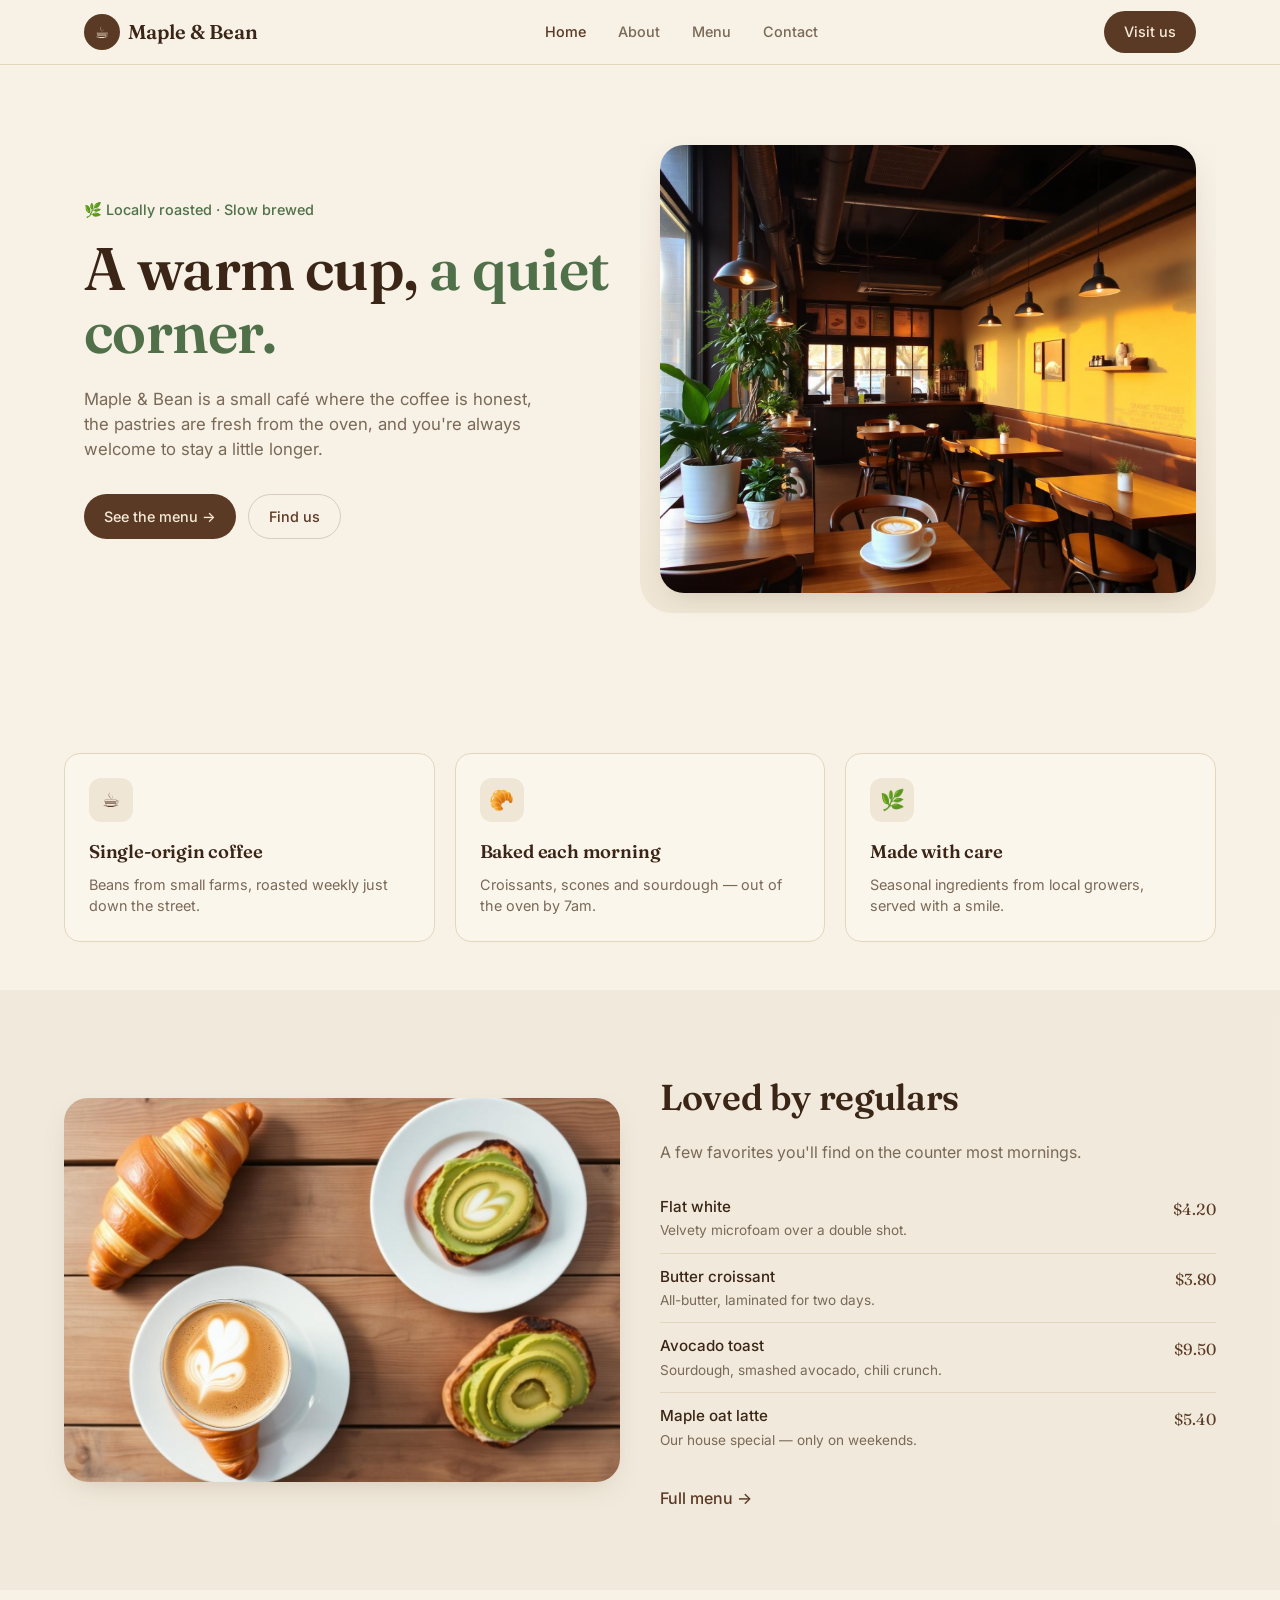
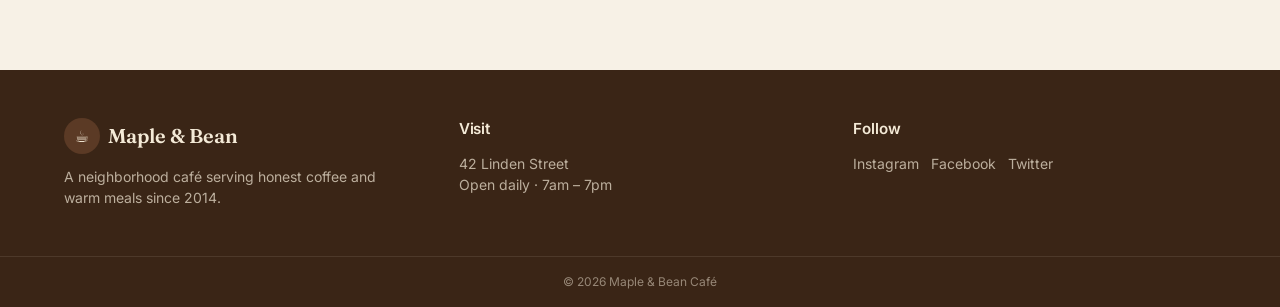
<file: index.html>
<!DOCTYPE html>
<html lang="en">
<head>
  <meta charset="utf-8" />
  <meta name="viewport" content="width=device-width, initial-scale=1" />
  <title>Maple &amp; Bean — Neighborhood Café</title>
  <meta name="description" content="Honest coffee, fresh pastries and warm meals in the heart of the neighborhood." />
  <link rel="stylesheet" href="styles.css" />
</head>
<body>
  <header class="site-header">
    <input type="checkbox" id="nav-toggle" class="nav-toggle" aria-hidden="true" />
    <div class="container header-inner">
      <a href="index.html" class="brand">
        <span class="brand-mark">☕</span>
        <span class="brand-name">Maple &amp; Bean</span>
      </a>
      <nav class="nav" aria-label="Main navigation">
        <a href="index.html" class="active">Home</a>
        <a href="about.html">About</a>
        <a href="menu.html">Menu</a>
        <a href="contact.html">Contact</a>
      </nav>
      <a href="contact.html" class="btn header-cta">Visit us</a>
      <label for="nav-toggle" class="nav-toggle-label" aria-label="Toggle navigation">
        <span></span><span></span><span></span>
      </label>
    </div>
  </header>

  <main>
    <section class="hero">
      <div class="container hero-grid">
        <div>
          <span class="eyebrow">🌿 Locally roasted · Slow brewed</span>
          <h1>A warm cup, <em>a quiet corner.</em></h1>
          <p class="lead">Maple &amp; Bean is a small café where the coffee is honest, the pastries are fresh from the oven, and you're always welcome to stay a little longer.</p>
          <div class="cta-row">
            <a href="menu.html" class="btn">See the menu →</a>
            <a href="contact.html" class="btn btn-outline">Find us</a>
          </div>
        </div>
        <div class="hero-image-wrap">
          <img src="assets/cafe-hero.jpg" alt="Cozy interior of Maple &amp; Bean café" />
        </div>
      </div>
    </section>

    <section class="container cards">
      <div class="card">
        <div class="card-icon">☕</div>
        <h3>Single-origin coffee</h3>
        <p>Beans from small farms, roasted weekly just down the street.</p>
      </div>
      <div class="card">
        <div class="card-icon">🥐</div>
        <h3>Baked each morning</h3>
        <p>Croissants, scones and sourdough — out of the oven by 7am.</p>
      </div>
      <div class="card">
        <div class="card-icon">🌿</div>
        <h3>Made with care</h3>
        <p>Seasonal ingredients from local growers, served with a smile.</p>
      </div>
    </section>

    <section class="popular">
      <div class="container popular-grid">
        <img src="assets/cafe-menu.jpg" alt="Croissant, latte and avocado toast" loading="lazy" />
        <div>
          <h2>Loved by regulars</h2>
          <p style="margin-top:1rem;color:var(--muted-foreground)">A few favorites you'll find on the counter most mornings.</p>
          <ul class="item-list">
            <li><div><p class="item-name">Flat white</p><p class="item-desc">Velvety microfoam over a double shot.</p></div><span class="item-price">$4.20</span></li>
            <li><div><p class="item-name">Butter croissant</p><p class="item-desc">All-butter, laminated for two days.</p></div><span class="item-price">$3.80</span></li>
            <li><div><p class="item-name">Avocado toast</p><p class="item-desc">Sourdough, smashed avocado, chili crunch.</p></div><span class="item-price">$9.50</span></li>
            <li><div><p class="item-name">Maple oat latte</p><p class="item-desc">Our house special — only on weekends.</p></div><span class="item-price">$5.40</span></li>
          </ul>
          <a href="menu.html" class="link-arrow">Full menu →</a>
        </div>
      </div>
    </section>
  </main>

  <footer class="site-footer">
    <div class="container footer-grid">
      <div>
        <div class="brand"><span class="brand-mark">☕</span><span class="brand-name" style="color:var(--cream)">Maple &amp; Bean</span></div>
        <p style="margin-top:0.75rem;max-width:20rem">A neighborhood café serving honest coffee and warm meals since 2014.</p>
      </div>
      <div>
        <h3>Visit</h3>
        <p>42 Linden Street</p>
        <p>Open daily · 7am – 7pm</p>
      </div>
      <div>
        <h3>Follow</h3>
        <div class="socials">
          <a href="#" aria-label="Instagram">Instagram</a>
          <a href="#" aria-label="Facebook">Facebook</a>
          <a href="#" aria-label="Twitter">Twitter</a>
        </div>
      </div>
    </div>
    <div class="copyright">© 2026 Maple &amp; Bean Café</div>
  </footer>
</body>
</html>
</file>
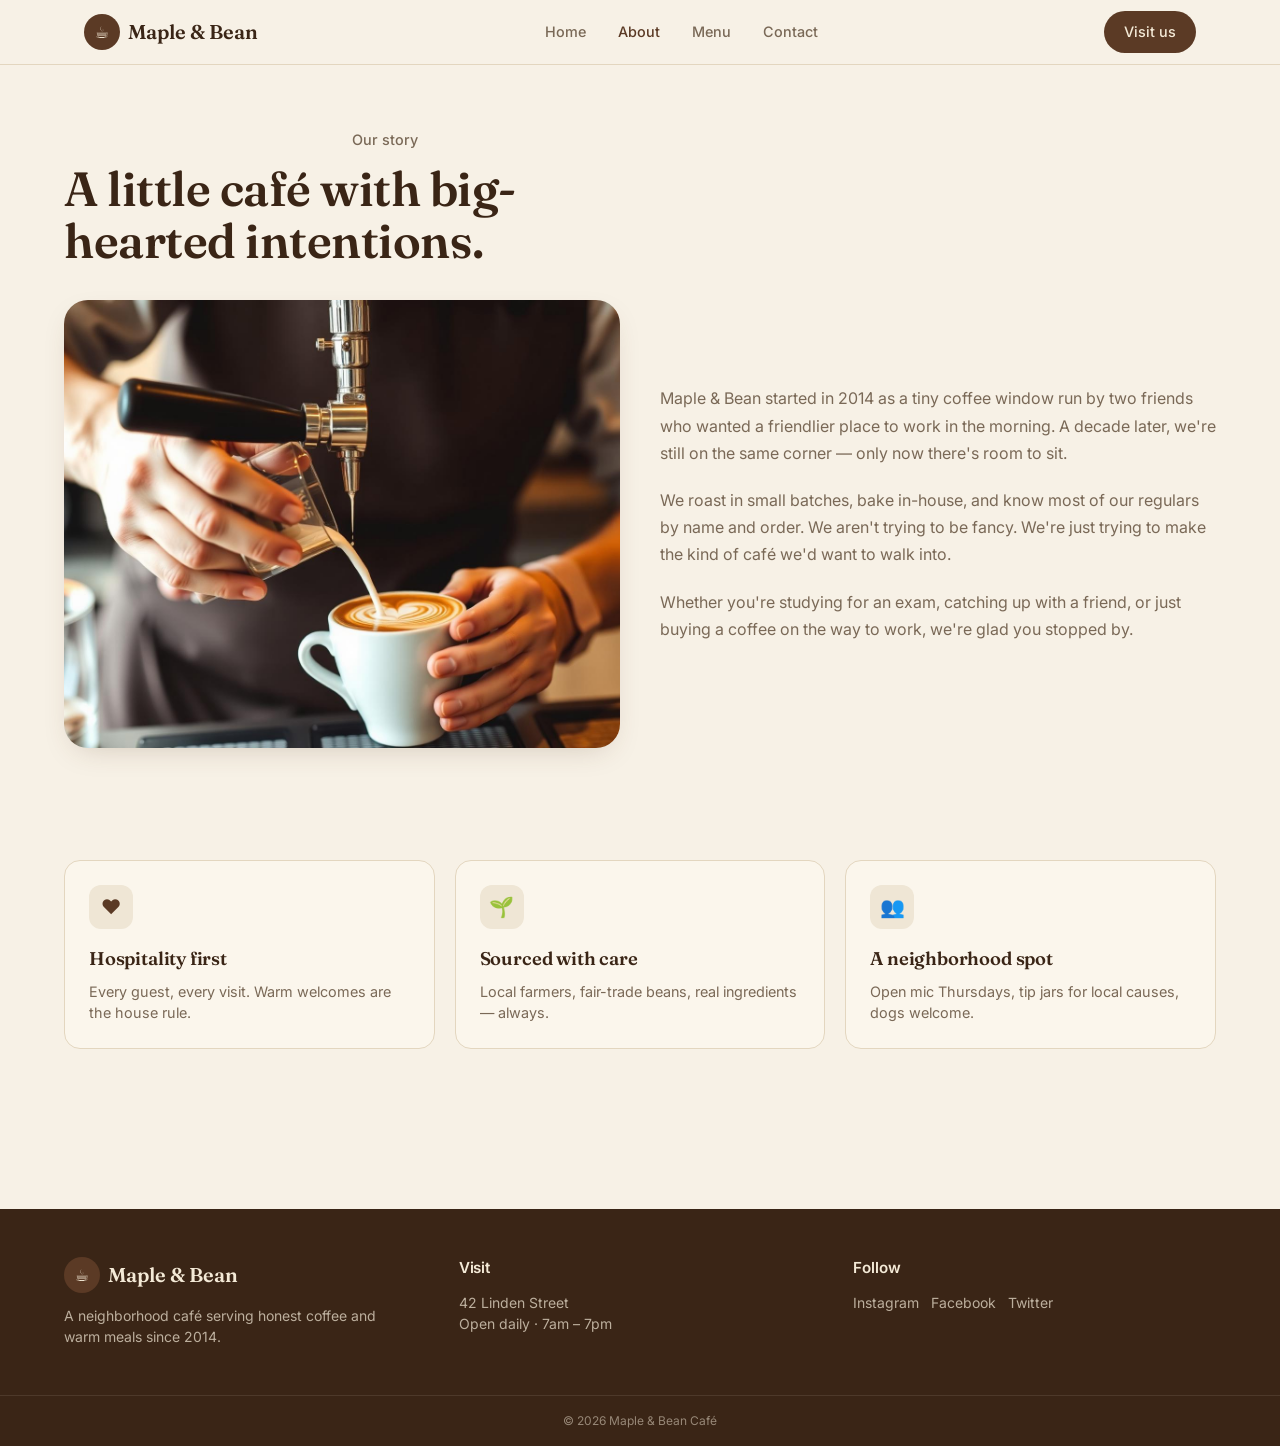
<file: about.html>
<!DOCTYPE html>
<html lang="en">
<head>
  <meta charset="utf-8" />
  <meta name="viewport" content="width=device-width, initial-scale=1" />
  <title>About — Maple &amp; Bean</title>
  <meta name="description" content="The story behind our small neighborhood café and what we believe in." />
  <link rel="stylesheet" href="styles.css" />
</head>
<body>
  <header class="site-header">
    <input type="checkbox" id="nav-toggle" class="nav-toggle" aria-hidden="true" />
    <div class="container header-inner">
      <a href="index.html" class="brand"><span class="brand-mark">☕</span><span class="brand-name">Maple &amp; Bean</span></a>
      <nav class="nav" aria-label="Main navigation">
        <a href="index.html">Home</a>
        <a href="about.html" class="active">About</a>
        <a href="menu.html">Menu</a>
        <a href="contact.html">Contact</a>
      </nav>
      <a href="contact.html" class="btn header-cta">Visit us</a>
      <label for="nav-toggle" class="nav-toggle-label" aria-label="Toggle navigation">
        <span></span><span></span><span></span>
      </label>
    </div>
  </header>

  <main>
    <section class="container page-head left">
      <p class="eyebrow">Our story</p>
      <h1 style="max-width:36rem;line-height:1.1">A little café with big-hearted intentions.</h1>
    </section>

    <section class="container about-grid">
      <img src="assets/cafe-about.jpg" alt="Barista pouring latte art" loading="lazy" />
      <div class="about-text">
        <p>Maple &amp; Bean started in 2014 as a tiny coffee window run by two friends who wanted a friendlier place to work in the morning. A decade later, we're still on the same corner — only now there's room to sit.</p>
        <p>We roast in small batches, bake in-house, and know most of our regulars by name and order. We aren't trying to be fancy. We're just trying to make the kind of café we'd want to walk into.</p>
        <p>Whether you're studying for an exam, catching up with a friend, or just buying a coffee on the way to work, we're glad you stopped by.</p>
      </div>
    </section>

    <section class="container values">
      <div class="card">
        <div class="card-icon">❤️</div>
        <h3>Hospitality first</h3>
        <p>Every guest, every visit. Warm welcomes are the house rule.</p>
      </div>
      <div class="card">
        <div class="card-icon">🌱</div>
        <h3>Sourced with care</h3>
        <p>Local farmers, fair-trade beans, real ingredients — always.</p>
      </div>
      <div class="card">
        <div class="card-icon">👥</div>
        <h3>A neighborhood spot</h3>
        <p>Open mic Thursdays, tip jars for local causes, dogs welcome.</p>
      </div>
    </section>
  </main>

  <footer class="site-footer">
    <div class="container footer-grid">
      <div>
        <div class="brand"><span class="brand-mark">☕</span><span class="brand-name" style="color:var(--cream)">Maple &amp; Bean</span></div>
        <p style="margin-top:0.75rem;max-width:20rem">A neighborhood café serving honest coffee and warm meals since 2014.</p>
      </div>
      <div><h3>Visit</h3><p>42 Linden Street</p><p>Open daily · 7am – 7pm</p></div>
      <div><h3>Follow</h3><div class="socials"><a href="#">Instagram</a><a href="#">Facebook</a><a href="#">Twitter</a></div></div>
    </div>
    <div class="copyright">© 2026 Maple &amp; Bean Café</div>
  </footer>
</body>
</html>
</file>
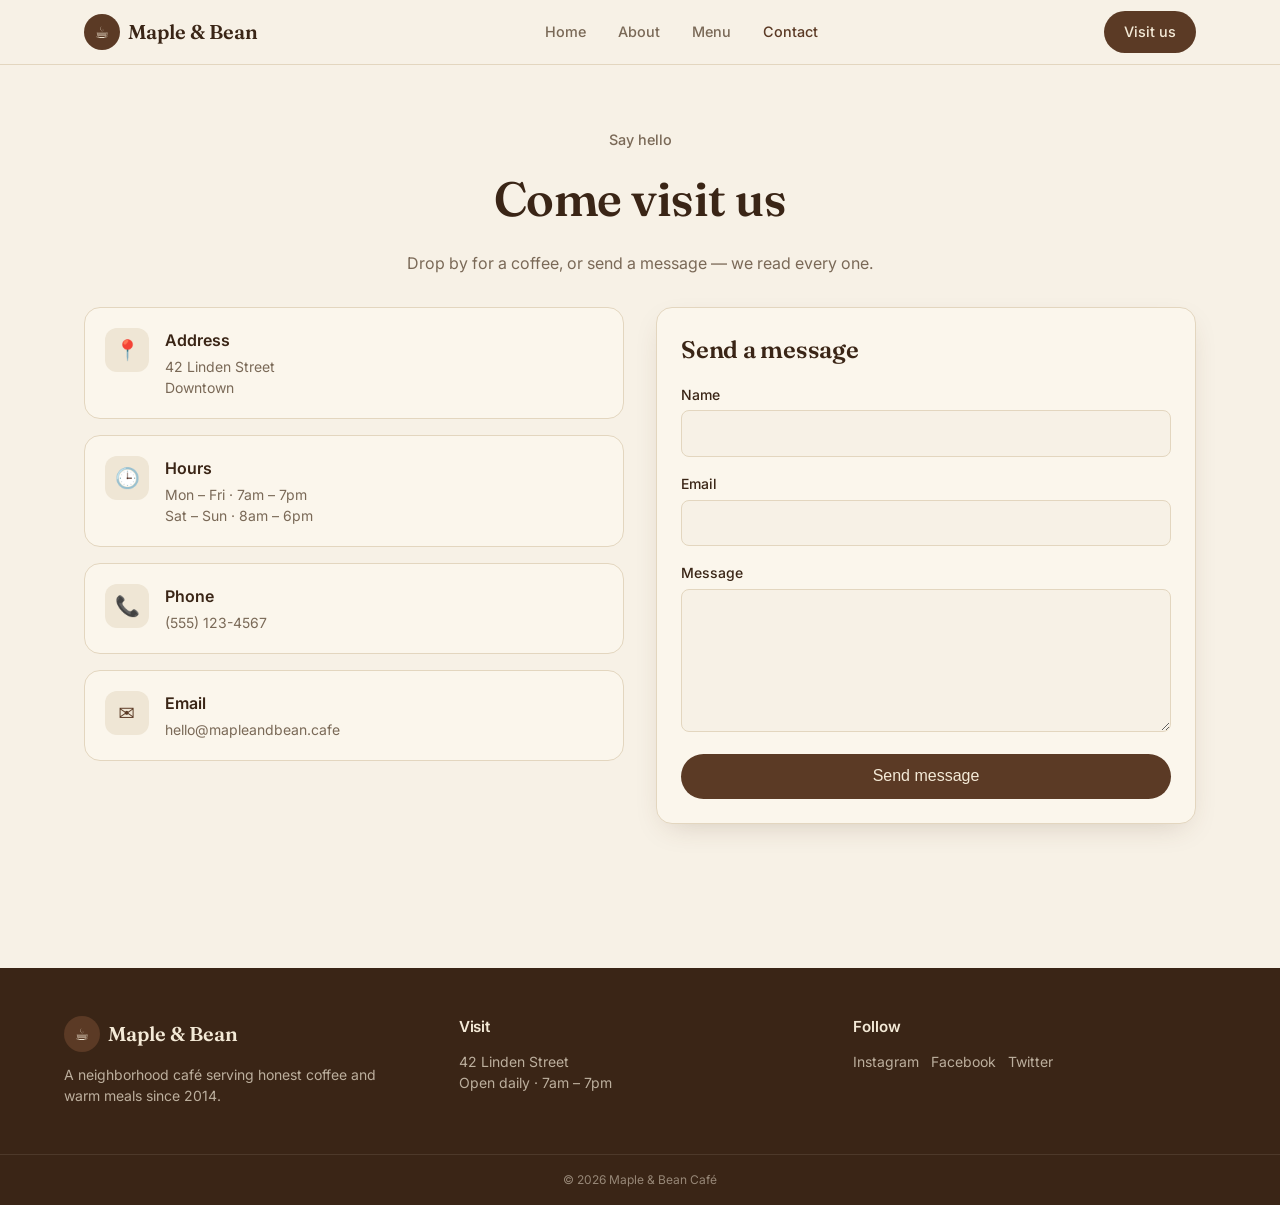
<file: contact.html>
<!DOCTYPE html>
<html lang="en">
<head>
  <meta charset="utf-8" />
  <meta name="viewport" content="width=device-width, initial-scale=1" />
  <title>Contact — Maple &amp; Bean</title>
  <meta name="description" content="Visit, call or message Maple &amp; Bean café." />
  <link rel="stylesheet" href="styles.css" />
</head>
<body>
  <header class="site-header">
    <div class="container header-inner">
      <a href="index.html" class="brand"><span class="brand-mark">☕</span><span class="brand-name">Maple &amp; Bean</span></a>
      <nav class="nav">
        <a href="index.html">Home</a>
        <a href="about.html">About</a>
        <a href="menu.html">Menu</a>
        <a href="contact.html" class="active">Contact</a>
      </nav>
      <a href="contact.html" class="btn">Visit us</a>
    </div>
  </header>

  <main>
    <section class="container page-head">
      <p class="eyebrow">Say hello</p>
      <h1>Come visit us</h1>
      <p>Drop by for a coffee, or send a message — we read every one.</p>
    </section>

    <section class="container contact-grid">
      <div>
        <div class="info-card">
          <div class="card-icon">📍</div>
          <div><p class="title">Address</p><p class="body">42 Linden Street
Downtown</p></div>
        </div>
        <div class="info-card">
          <div class="card-icon">🕒</div>
          <div><p class="title">Hours</p><p class="body">Mon – Fri · 7am – 7pm
Sat – Sun · 8am – 6pm</p></div>
        </div>
        <div class="info-card">
          <div class="card-icon">📞</div>
          <div><p class="title">Phone</p><p class="body">(555) 123-4567</p></div>
        </div>
        <div class="info-card">
          <div class="card-icon">✉️</div>
          <div><p class="title">Email</p><p class="body">hello@mapleandbean.cafe</p></div>
        </div>
      </div>

      <form class="contact-form" onsubmit="event.preventDefault(); this.querySelector('button').textContent = 'Thanks — we\'ll be in touch!';">
        <h2>Send a message</h2>
        <div class="field"><label for="name">Name</label><input id="name" required /></div>
        <div class="field"><label for="email">Email</label><input id="email" type="email" required /></div>
        <div class="field"><label for="message">Message</label><textarea id="message" rows="5" required></textarea></div>
        <button type="submit" class="btn">Send message</button>
      </form>
    </section>
  </main>

  <footer class="site-footer">
    <div class="container footer-grid">
      <div>
        <div class="brand"><span class="brand-mark">☕</span><span class="brand-name" style="color:var(--cream)">Maple &amp; Bean</span></div>
        <p style="margin-top:0.75rem;max-width:20rem">A neighborhood café serving honest coffee and warm meals since 2014.</p>
      </div>
      <div><h3>Visit</h3><p>42 Linden Street</p><p>Open daily · 7am – 7pm</p></div>
      <div><h3>Follow</h3><div class="socials"><a href="#">Instagram</a><a href="#">Facebook</a><a href="#">Twitter</a></div></div>
    </div>
    <div class="copyright">© 2026 Maple &amp; Bean Café</div>
  </footer>
</body>
</html>
</file>
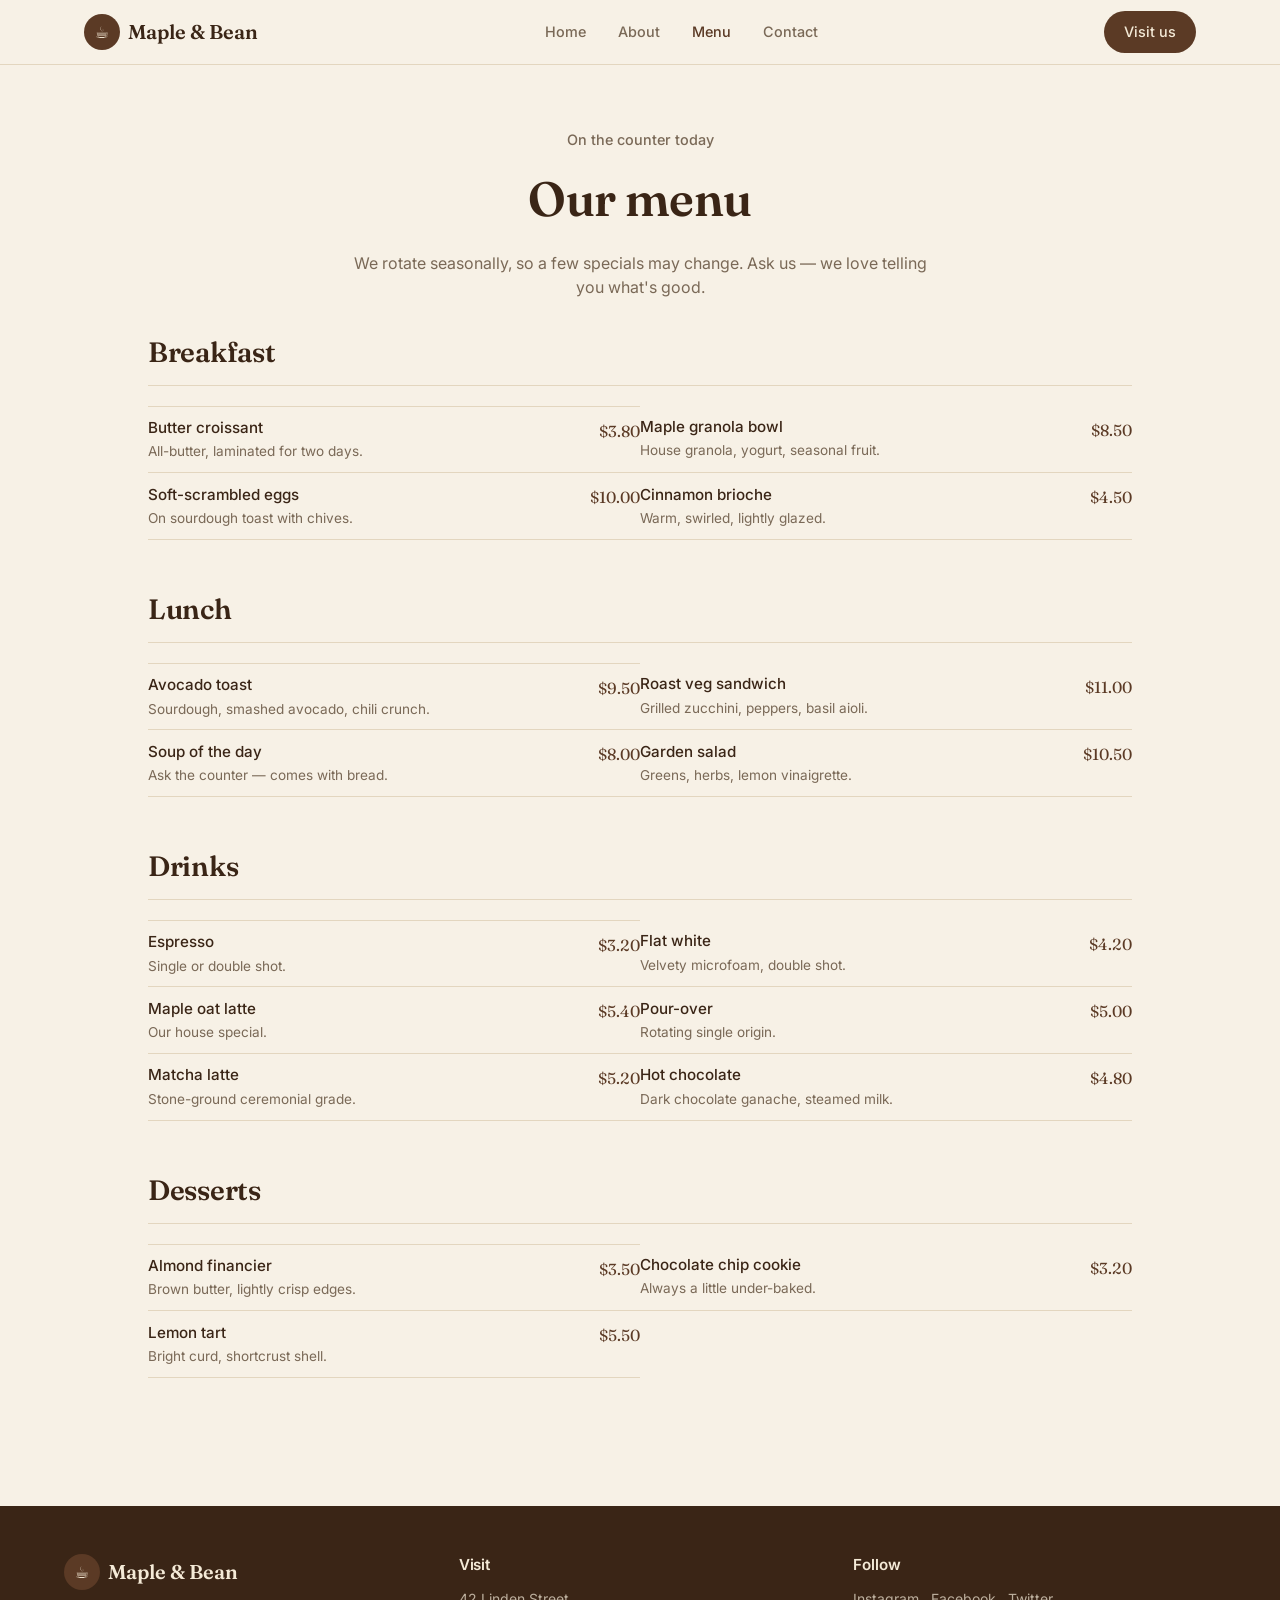
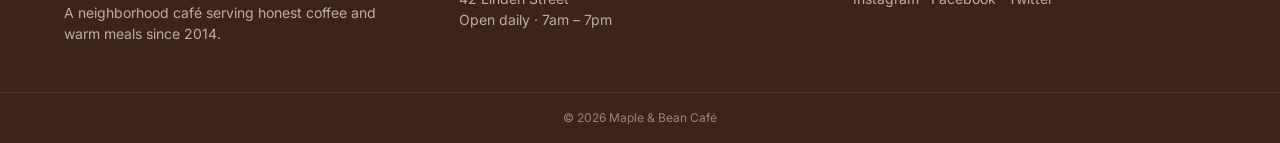
<file: menu.html>
<!DOCTYPE html>
<html lang="en">
<head>
  <meta charset="utf-8" />
  <meta name="viewport" content="width=device-width, initial-scale=1" />
  <title>Menu — Maple &amp; Bean</title>
  <meta name="description" content="Breakfast, lunch, drinks and desserts at Maple &amp; Bean café." />
  <link rel="stylesheet" href="styles.css" />
</head>
<body>
  <header class="site-header">
    <input type="checkbox" id="nav-toggle" class="nav-toggle" aria-hidden="true" />
    <div class="container header-inner">
      <a href="index.html" class="brand"><span class="brand-mark">☕</span><span class="brand-name">Maple &amp; Bean</span></a>
      <nav class="nav" aria-label="Main navigation">
        <a href="index.html">Home</a>
        <a href="about.html">About</a>
        <a href="menu.html" class="active">Menu</a>
        <a href="contact.html">Contact</a>
      </nav>
      <a href="contact.html" class="btn header-cta">Visit us</a>
      <label for="nav-toggle" class="nav-toggle-label" aria-label="Toggle navigation">
        <span></span><span></span><span></span>
      </label>
    </div>
  </header>

  <main>
    <section class="container page-head">
      <p class="eyebrow">On the counter today</p>
      <h1>Our menu</h1>
      <p>We rotate seasonally, so a few specials may change. Ask us — we love telling you what's good.</p>
    </section>

    <section class="menu-section">
      <h2>Breakfast</h2>
      <ul class="menu-grid">
        <li><div><p class="item-name">Butter croissant</p><p class="item-desc">All-butter, laminated for two days.</p></div><span class="item-price">$3.80</span></li>
        <li><div><p class="item-name">Maple granola bowl</p><p class="item-desc">House granola, yogurt, seasonal fruit.</p></div><span class="item-price">$8.50</span></li>
        <li><div><p class="item-name">Soft-scrambled eggs</p><p class="item-desc">On sourdough toast with chives.</p></div><span class="item-price">$10.00</span></li>
        <li><div><p class="item-name">Cinnamon brioche</p><p class="item-desc">Warm, swirled, lightly glazed.</p></div><span class="item-price">$4.50</span></li>
      </ul>
    </section>

    <section class="menu-section">
      <h2>Lunch</h2>
      <ul class="menu-grid">
        <li><div><p class="item-name">Avocado toast</p><p class="item-desc">Sourdough, smashed avocado, chili crunch.</p></div><span class="item-price">$9.50</span></li>
        <li><div><p class="item-name">Roast veg sandwich</p><p class="item-desc">Grilled zucchini, peppers, basil aioli.</p></div><span class="item-price">$11.00</span></li>
        <li><div><p class="item-name">Soup of the day</p><p class="item-desc">Ask the counter — comes with bread.</p></div><span class="item-price">$8.00</span></li>
        <li><div><p class="item-name">Garden salad</p><p class="item-desc">Greens, herbs, lemon vinaigrette.</p></div><span class="item-price">$10.50</span></li>
      </ul>
    </section>

    <section class="menu-section">
      <h2>Drinks</h2>
      <ul class="menu-grid">
        <li><div><p class="item-name">Espresso</p><p class="item-desc">Single or double shot.</p></div><span class="item-price">$3.20</span></li>
        <li><div><p class="item-name">Flat white</p><p class="item-desc">Velvety microfoam, double shot.</p></div><span class="item-price">$4.20</span></li>
        <li><div><p class="item-name">Maple oat latte</p><p class="item-desc">Our house special.</p></div><span class="item-price">$5.40</span></li>
        <li><div><p class="item-name">Pour-over</p><p class="item-desc">Rotating single origin.</p></div><span class="item-price">$5.00</span></li>
        <li><div><p class="item-name">Matcha latte</p><p class="item-desc">Stone-ground ceremonial grade.</p></div><span class="item-price">$5.20</span></li>
        <li><div><p class="item-name">Hot chocolate</p><p class="item-desc">Dark chocolate ganache, steamed milk.</p></div><span class="item-price">$4.80</span></li>
      </ul>
    </section>

    <section class="menu-section">
      <h2>Desserts</h2>
      <ul class="menu-grid">
        <li><div><p class="item-name">Almond financier</p><p class="item-desc">Brown butter, lightly crisp edges.</p></div><span class="item-price">$3.50</span></li>
        <li><div><p class="item-name">Chocolate chip cookie</p><p class="item-desc">Always a little under-baked.</p></div><span class="item-price">$3.20</span></li>
        <li><div><p class="item-name">Lemon tart</p><p class="item-desc">Bright curd, shortcrust shell.</p></div><span class="item-price">$5.50</span></li>
      </ul>
    </section>
  </main>

  <footer class="site-footer">
    <div class="container footer-grid">
      <div>
        <div class="brand"><span class="brand-mark">☕</span><span class="brand-name" style="color:var(--cream)">Maple &amp; Bean</span></div>
        <p style="margin-top:0.75rem;max-width:20rem">A neighborhood café serving honest coffee and warm meals since 2014.</p>
      </div>
      <div><h3>Visit</h3><p>42 Linden Street</p><p>Open daily · 7am – 7pm</p></div>
      <div><h3>Follow</h3><div class="socials"><a href="#">Instagram</a><a href="#">Facebook</a><a href="#">Twitter</a></div></div>
    </div>
    <div class="copyright">© 2026 Maple &amp; Bean Café</div>
  </footer>
</body>
</html>
</file>
<file: styles.css>
@import url("https://fonts.googleapis.com/css2?family=Fraunces:opsz,wght@9..144,400;9..144,600;9..144,700&family=Inter:wght@400;500;600&display=swap");

:root {
  --background: #f7f1e6;
  --foreground: #3a2a1f;
  --card: #fbf6ec;
  --muted: #efe6d5;
  --muted-foreground: #7a6957;
  --border: #e3d6bf;
  --cream: #f4ead7;
  --coffee: #5b3a25;
  --coffee-deep: #3a2516;
  --sage: #7a9a6e;
  --sage-deep: #4f7048;
  --shadow-soft: 0 10px 30px -12px rgba(91, 58, 37, 0.25);
  --radius: 0.75rem;
  --font-display: "Fraunces", Georgia, serif;
  --font-body: "Inter", system-ui, sans-serif;
}

* { box-sizing: border-box; margin: 0; padding: 0; }

body {
  font-family: var(--font-body);
  background: var(--background);
  color: var(--foreground);
  line-height: 1.5;
  -webkit-font-smoothing: antialiased;
}

h1, h2, h3, h4 {
  font-family: var(--font-display);
  letter-spacing: -0.01em;
  color: var(--coffee-deep);
  font-weight: 600;
}

a { color: inherit; text-decoration: none; }
img { max-width: 100%; display: block; }

.container { max-width: 72rem; margin: 0 auto; padding: 0 1.25rem; }

/* ── Header ── */
.site-header {
  position: sticky; top: 0; z-index: 40;
  background: rgba(247, 241, 230, 0.92);
  backdrop-filter: blur(8px);
  border-bottom: 1px solid var(--border);
}
.header-inner {
  display: flex; align-items: center;
  justify-content: space-between; height: 4rem;
  gap: 1rem;
}
.brand { display: flex; align-items: center; gap: 0.5rem; flex-shrink: 0; }
.brand-mark {
  width: 2.25rem; height: 2.25rem; border-radius: 999px;
  background: var(--coffee); color: var(--cream);
  display: grid; place-items: center; font-weight: 700;
  flex-shrink: 0;
}
.brand-name {
  font-family: var(--font-display); font-size: 1.25rem;
  font-weight: 600; color: var(--coffee-deep);
}

/* Mobile nav — hidden by default, shown via checkbox hack */
.nav-toggle { display: none; }
.nav-toggle-label {
  display: none;
  cursor: pointer;
  flex-direction: column;
  justify-content: center;
  gap: 5px;
  width: 2rem; height: 2rem;
  flex-shrink: 0;
}
.nav-toggle-label span {
  display: block; height: 2px; width: 100%;
  background: var(--coffee); border-radius: 2px;
  transition: transform 0.25s, opacity 0.25s;
}

.nav {
  display: flex; gap: 2rem;
  font-size: 0.9rem; font-weight: 500;
}
.nav a { color: var(--muted-foreground); transition: color 0.2s; }
.nav a:hover, .nav a.active { color: var(--coffee); }

.btn {
  display: inline-flex; align-items: center; gap: 0.5rem;
  padding: 0.65rem 1.25rem; border-radius: 999px;
  background: var(--coffee); color: var(--cream);
  font-weight: 500; font-size: 0.9rem;
  transition: background 0.2s; border: none; cursor: pointer;
  white-space: nowrap; flex-shrink: 0;
}
.btn:hover { background: var(--coffee-deep); }
.btn-outline {
  background: transparent; color: var(--coffee);
  border: 1px solid rgba(91,58,37,0.2);
}
.btn-outline:hover { background: var(--muted); }

/* ── Hero ── */
.hero { padding: 3rem 0 4rem; }
.hero-grid { display: grid; gap: 2.5rem; align-items: center; }
.eyebrow { color: var(--sage-deep); font-weight: 500; font-size: 0.9rem; display: block; }
.hero h1 {
  font-size: clamp(2rem, 6vw, 3.75rem);
  line-height: 1.05; margin-top: 1rem;
}
.hero h1 em { color: var(--sage-deep); font-style: normal; }
.hero p.lead {
  margin-top: 1.5rem; font-size: 1.05rem;
  color: var(--muted-foreground); max-width: 28rem;
}
.cta-row { display: flex; flex-wrap: wrap; gap: 0.75rem; margin-top: 2rem; }
.hero-image-wrap { position: relative; }
.hero-image-wrap::before {
  content: ""; position: absolute; inset: -1.25rem; z-index: 0;
  background: linear-gradient(180deg, #f7f1e6, #efe6d5);
  border-radius: 2rem;
}
.hero-image-wrap img {
  position: relative; border-radius: 1.5rem;
  box-shadow: var(--shadow-soft);
  height: 22rem; object-fit: cover; width: 100%;
}

/* ── Feature Cards ── */
.cards { display: grid; gap: 1.25rem; padding: 3rem 0; }
.card {
  background: var(--card); border: 1px solid var(--border);
  border-radius: 1rem; padding: 1.5rem;
  transition: box-shadow 0.2s;
}
.card:hover { box-shadow: var(--shadow-soft); }
.card-icon {
  width: 2.75rem; height: 2.75rem; border-radius: 0.75rem;
  background: var(--muted); color: var(--coffee);
  display: grid; place-items: center; font-size: 1.25rem;
}
.card h3 { font-size: 1.15rem; margin-top: 1rem; }
.card p { margin-top: 0.5rem; font-size: 0.9rem; color: var(--muted-foreground); }

/* ── Popular Section ── */
.popular { background: rgba(239, 230, 213, 0.6); }
.popular-grid { display: grid; gap: 2.5rem; align-items: center; padding: 3.5rem 0; }
.popular img {
  border-radius: 1.5rem; box-shadow: var(--shadow-soft);
  height: 20rem; object-fit: cover; width: 100%;
}
.popular h2 { font-size: clamp(1.75rem, 4vw, 2.25rem); }
.item-list { margin-top: 1.25rem; }
.item-list li {
  display: flex; justify-content: space-between; gap: 1rem;
  padding: 0.75rem 0; border-top: 1px solid var(--border); list-style: none;
}
.item-list li:first-child { border-top: none; }
.item-name { font-weight: 500; color: var(--coffee-deep); font-size: 0.95rem; }
.item-desc { font-size: 0.85rem; color: var(--muted-foreground); margin-top: 0.1rem; }
.item-price {
  font-family: var(--font-display); color: var(--coffee);
  white-space: nowrap; padding-top: 0.1rem;
}
.link-arrow {
  display: inline-flex; gap: 0.5rem; margin-top: 1.5rem;
  color: var(--coffee); font-weight: 500;
}
.link-arrow:hover { color: var(--sage-deep); }

/* ── Page Header ── */
.page-head { padding: 3rem 0 2rem; text-align: center; }
.page-head.left { text-align: left; }
.page-head h1 { font-size: clamp(2rem, 5vw, 3rem); margin-top: 0.75rem; }
.page-head p {
  margin-top: 1rem; color: var(--muted-foreground);
  max-width: 36rem; margin-left: auto; margin-right: auto;
}

/* ── About ── */
.about-grid { display: grid; gap: 2.5rem; align-items: center; padding: 0 0 2rem; }
.about-grid img {
  border-radius: 1.5rem; box-shadow: var(--shadow-soft);
  height: 24rem; object-fit: cover; width: 100%;
}
.about-text p { color: var(--muted-foreground); margin-bottom: 1.25rem; line-height: 1.7; }
.values { display: grid; gap: 1.25rem; padding: 3.5rem 0; }

/* ── Menu ── */
.menu-section { max-width: 64rem; margin: 0 auto; padding: 0 1.25rem 3rem; }
.menu-section h2 {
  font-size: 1.75rem; padding-bottom: 0.75rem;
  border-bottom: 1px solid var(--border); margin-bottom: 1.25rem;
}
.menu-grid {
  display: grid; gap: 0; list-style: none;
}
.menu-grid li {
  display: flex; justify-content: space-between; gap: 1rem;
  padding: 0.65rem 0; border-bottom: 1px solid var(--border);
}
.menu-grid li:first-child { border-top: 1px solid var(--border); }

/* ── Contact ── */
.contact-grid { display: grid; gap: 2rem; padding-bottom: 4rem; }
.info-card {
  display: flex; gap: 1rem; align-items: flex-start;
  background: var(--card); border: 1px solid var(--border);
  border-radius: 1rem; padding: 1.25rem; margin-bottom: 1rem;
}
.info-card .card-icon { flex-shrink: 0; }
.info-card p.title { font-weight: 600; color: var(--coffee-deep); }
.info-card p.body { font-size: 0.875rem; color: var(--muted-foreground); white-space: pre-line; margin-top: 0.25rem; }
.contact-form {
  background: var(--card); border: 1px solid var(--border);
  border-radius: 1rem; padding: 1.5rem; box-shadow: var(--shadow-soft);
}
.contact-form h2 { font-size: 1.5rem; margin-bottom: 1rem; }
.field { margin-bottom: 1rem; }
.field label {
  display: block; font-size: 0.875rem;
  font-weight: 500; color: var(--coffee-deep); margin-bottom: 0.35rem;
}
.field input, .field textarea {
  width: 100%; padding: 0.65rem 0.75rem;
  border: 1px solid var(--border); border-radius: 0.5rem;
  background: var(--background); font: inherit; color: inherit;
  font-size: 1rem; /* prevents iOS zoom */
}
.field input:focus, .field textarea:focus {
  outline: 2px solid var(--sage); outline-offset: 0;
}
.field textarea { resize: vertical; }
.contact-form .btn { width: 100%; justify-content: center; padding: 0.85rem; font-size: 1rem; }

/* ── Footer ── */
.site-footer { background: var(--coffee-deep); color: var(--cream); margin-top: 5rem; }
.footer-grid { display: grid; gap: 2rem; padding: 3rem 0; }
.footer-grid h3 {
  color: var(--cream); font-family: var(--font-body);
  font-size: 0.95rem; margin-bottom: 0.75rem;
}
.footer-grid p, .footer-grid a { color: rgba(244, 234, 215, 0.7); font-size: 0.875rem; }
.socials { display: flex; gap: 0.75rem; flex-wrap: wrap; }
.socials a:hover { color: var(--sage); }
.copyright {
  border-top: 1px solid rgba(244, 234, 215, 0.1);
  text-align: center; padding: 1rem;
  font-size: 0.75rem; color: rgba(244,234,215,0.5);
}

/* ═══════════════════════════
   RESPONSIVE BREAKPOINTS
═══════════════════════════ */

/* ── Mobile: up to 639px ── */
@media (max-width: 639px) {
  /* Header: hide desktop nav & CTA, show hamburger */
  .nav-toggle-label { display: flex; }
  .header-cta { display: none; }

  .nav {
    display: none;
    position: absolute;
    top: 4rem; left: 0; right: 0;
    background: rgba(247, 241, 230, 0.98);
    backdrop-filter: blur(8px);
    border-bottom: 1px solid var(--border);
    flex-direction: column;
    gap: 0;
    padding: 0.5rem 0;
    box-shadow: 0 8px 24px -8px rgba(91,58,37,0.15);
  }
  .nav a {
    display: block;
    padding: 0.85rem 1.5rem;
    font-size: 1rem;
    border-bottom: 1px solid var(--border);
  }
  .nav a:last-child { border-bottom: none; }

  /* Checkbox open state */
  .nav-toggle:checked ~ .header-inner .nav { display: flex; }
  /* Animate hamburger to X */
  .nav-toggle:checked ~ .header-inner .nav-toggle-label span:nth-child(1) {
    transform: translateY(7px) rotate(45deg);
  }
  .nav-toggle:checked ~ .header-inner .nav-toggle-label span:nth-child(2) {
    opacity: 0;
  }
  .nav-toggle:checked ~ .header-inner .nav-toggle-label span:nth-child(3) {
    transform: translateY(-7px) rotate(-45deg);
  }

  /* Hero */
  .hero { padding: 2rem 0 3rem; }
  .hero-image-wrap::before { inset: -0.75rem; }
  .hero-image-wrap img { height: 16rem; }
  .hero p.lead { font-size: 1rem; }

  /* Cards stacked */
  .cards { padding: 2rem 0; }

  /* Popular */
  .popular-grid { padding: 2.5rem 0; }
  .popular img { height: 16rem; }

  /* About */
  .about-grid img { height: 18rem; }
  .values { padding: 2.5rem 0; }

  /* Menu items: stack price below title on very small screens */
  .menu-grid li { flex-wrap: wrap; }
  .item-price { width: 100%; margin-top: 0.15rem; }

  /* Page head */
  .page-head { padding: 2rem 0 1.5rem; }
  .page-head.left h1 { max-width: 100% !important; }

  /* Footer */
  .site-footer { margin-top: 3rem; }
}

/* ── Tablet: 640px – 767px ── */
@media (min-width: 640px) and (max-width: 767px) {
  .nav-toggle-label { display: flex; }
  .header-cta { display: none; }

  .nav {
    display: none;
    position: absolute;
    top: 4rem; left: 0; right: 0;
    background: rgba(247, 241, 230, 0.98);
    backdrop-filter: blur(8px);
    border-bottom: 1px solid var(--border);
    flex-direction: column;
    gap: 0;
    padding: 0.5rem 0;
    box-shadow: 0 8px 24px -8px rgba(91,58,37,0.15);
  }
  .nav a {
    display: block;
    padding: 0.85rem 1.5rem;
    font-size: 1rem;
    border-bottom: 1px solid var(--border);
  }
  .nav a:last-child { border-bottom: none; }
  .nav-toggle:checked ~ .header-inner .nav { display: flex; }
  .nav-toggle:checked ~ .header-inner .nav-toggle-label span:nth-child(1) {
    transform: translateY(7px) rotate(45deg);
  }
  .nav-toggle:checked ~ .header-inner .nav-toggle-label span:nth-child(2) { opacity: 0; }
  .nav-toggle:checked ~ .header-inner .nav-toggle-label span:nth-child(3) {
    transform: translateY(-7px) rotate(-45deg);
  }

  .cards { grid-template-columns: repeat(3, 1fr); padding: 2.5rem 0; }
  .values { grid-template-columns: repeat(3, 1fr); padding: 2.5rem 0; }
  .menu-grid { grid-template-columns: 1fr 1fr; }
}

/* ── Desktop: 768px+ ── */
@media (min-width: 768px) {
  .hero-grid,
  .popular-grid,
  .about-grid { grid-template-columns: 1fr 1fr; }
  .cards,
  .values { grid-template-columns: repeat(3, 1fr); }
  .footer-grid { grid-template-columns: repeat(3, 1fr); }
  .menu-grid { grid-template-columns: 1fr 1fr; }
  .contact-grid { grid-template-columns: 1fr 1fr; }

  .hero-image-wrap img { height: 28rem; }
  .popular img { height: 24rem; }
  .about-grid img { height: 28rem; }
}

/* ── Large Desktop: 1024px+ ── */
@media (min-width: 1024px) {
  .hero { padding: 5rem 0 7rem; }
  .popular-grid { padding: 5rem 0; }
  .values { padding: 5rem 0; }
}
</file>
